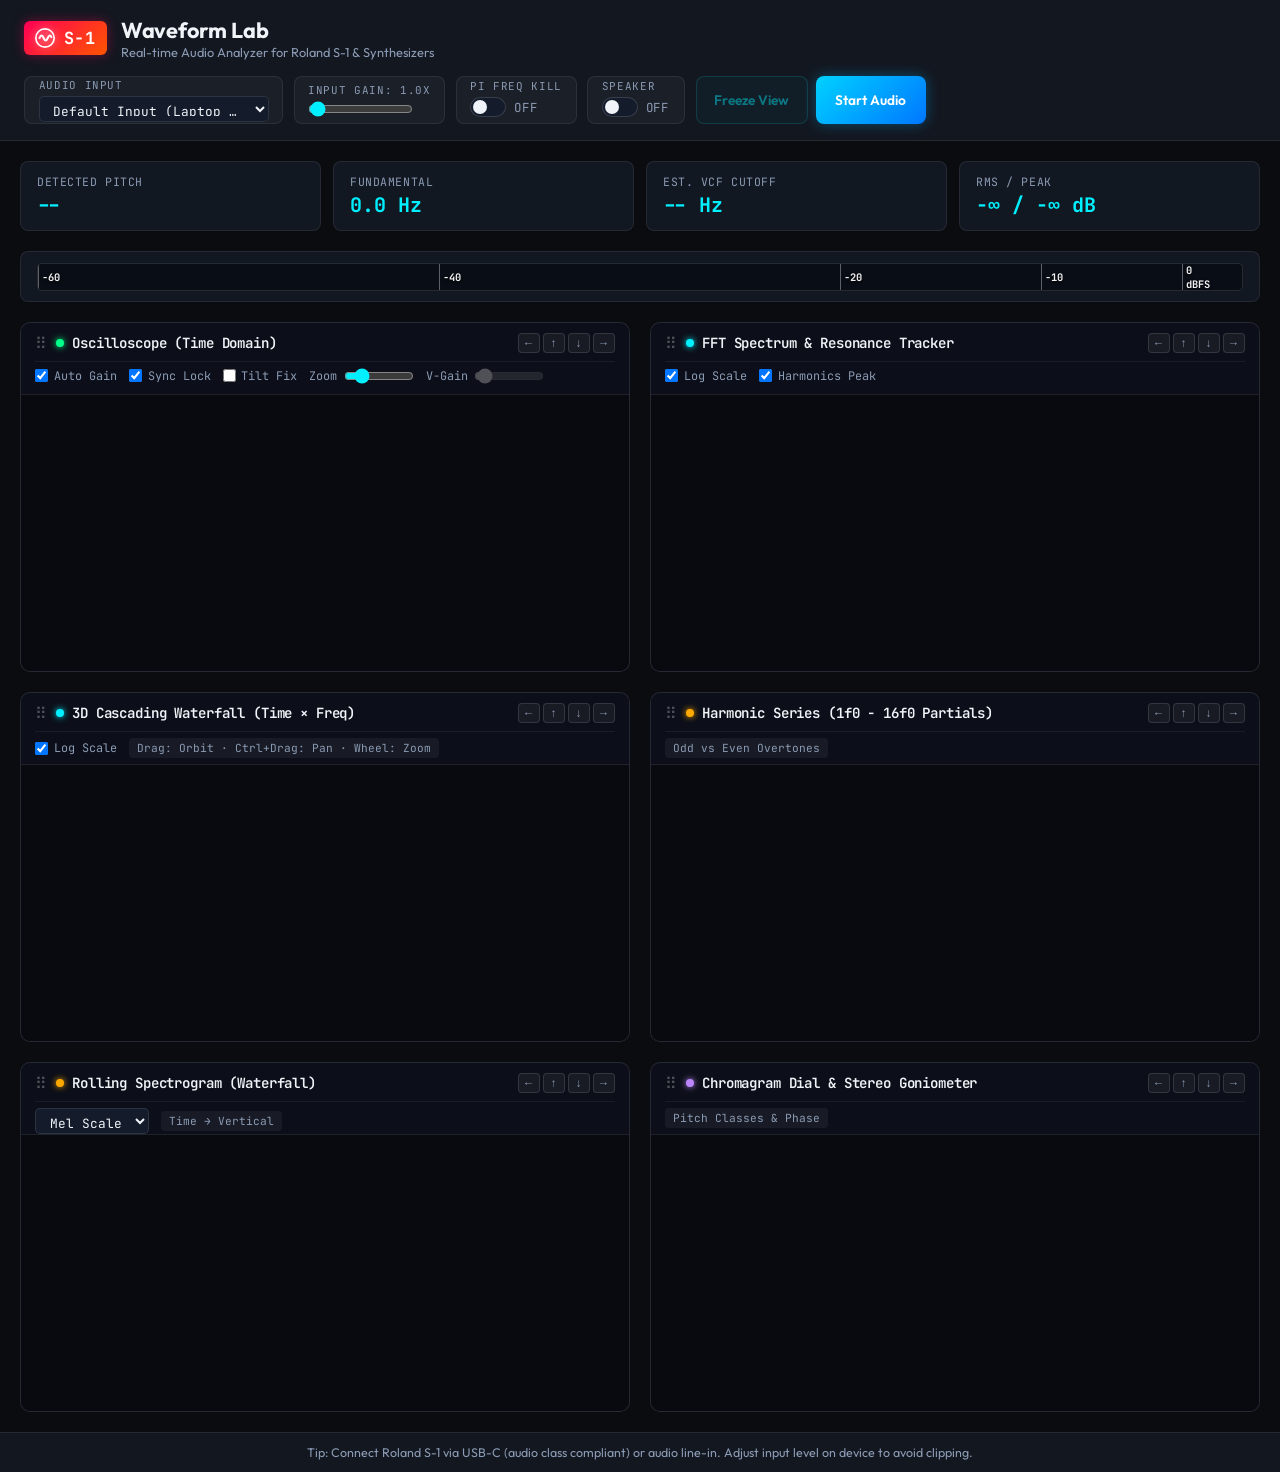
<file: visualization/index.html>
<!DOCTYPE html>
<html lang="en">
<head>
  <meta charset="UTF-8">
  <meta name="viewport" content="width=device-width, initial-scale=1.0">
  <title>Roland S-1 Wave Visualizer</title>
  <link rel="icon" type="image/svg+xml" href="favicon.svg">
  <link rel="stylesheet" href="styles.css?v=7">
  <link rel="preconnect" href="https://fonts.googleapis.com">
  <link rel="preconnect" href="https://fonts.gstatic.com" crossorigin>
  <link href="https://fonts.googleapis.com/css2?family=JetBrains+Mono:wght@300;400;600;700&family=Outfit:wght@400;600;700&display=swap" rel="stylesheet">
  <style>
    .panel-header {
      display: flex !important;
      flex-direction: column !important;
      align-items: stretch !important;
      padding: 0.65rem 0.9rem !important;
      gap: 0.45rem !important;
    }
    .panel-title {
      display: flex !important;
      align-items: center !important;
      width: 100% !important;
    }
    .panel-actions {
      display: flex !important;
      align-items: center !important;
      flex-wrap: wrap !important;
      width: 100% !important;
      padding-top: 0.4rem !important;
      border-top: 1px solid rgba(255, 255, 255, 0.06) !important;
    }
  </style>
</head>
<body>
  <header class="app-header">
    <div class="header-left">
      <div class="logo-mark">
        <svg class="sine-icon" viewBox="0 0 24 24" width="22" height="22" fill="none" stroke="currentColor" stroke-width="2.2" stroke-linecap="round" stroke-linejoin="round">
          <circle cx="12" cy="12" r="10" stroke-width="1.8" />
          <path d="M6 12c1.5-3.5 3-3.5 4.5 0s3 3.5 4.5 0 3-3.5 4-1" />
        </svg>
        <span>S-1</span>
      </div>
      <div>
        <h1>Waveform Lab</h1>
        <p class="subtitle">Real-time Audio Analyzer for Roland S-1 & Synthesizers</p>
      </div>
    </div>
    <div class="header-controls">
      <div class="control-card">
        <label for="deviceSelect">Audio Input</label>
        <select id="deviceSelect">
          <option value="">Default Input / Microphone</option>
        </select>
      </div>

      <div class="control-card">
        <label for="inputGain">Input Gain: <span id="gainVal">1.0x</span></label>
        <input type="range" id="inputGain" min="0.5" max="30" step="0.5" value="1.0">
      </div>

      <div class="control-card">
        <label for="filterWhineToggle">Pi Freq Kill</label>
        <div class="monitor-inner">
          <label class="switch" title="Silence Raspberry Pi audio jack / USB electrical whine across audio and all graphs">
            <input type="checkbox" id="filterWhineToggle" role="switch">
            <span class="switch-track"><span class="switch-thumb"></span></span>
            <span id="filterWhineState" class="switch-text">Off</span>
          </label>
        </div>
      </div>

      <div class="control-card">
        <label for="monitorToggle">Speaker</label>
        <div class="monitor-inner">
          <label class="switch" title="Play input through laptop speakers (volume = system volume)">
            <input type="checkbox" id="monitorToggle" role="switch">
            <span class="switch-track"><span class="switch-thumb"></span></span>
            <span id="monitorState" class="switch-text">Off</span>
          </label>
        </div>
      </div>

      <div class="button-card-group">
        <button id="freezeBtn" class="btn secondary" disabled>Freeze View</button>
        <button id="toggleAudioBtn" class="btn primary">Start Audio</button>
      </div>
    </div>
  </header>

  <main class="dashboard-grid">
    <!-- Readouts bar (4 metric cards) -->
    <section class="readouts-strip">
      <div class="metric-card">
        <span class="metric-label">Detected Pitch</span>
        <span id="pitchReadout" class="metric-val">--</span>
      </div>
      <div class="metric-card">
        <span class="metric-label">Fundamental</span>
        <span id="freqReadout" class="metric-val">0.0 Hz</span>
      </div>
      <div class="metric-card">
        <span class="metric-label">Est. VCF Cutoff</span>
        <span id="vcfReadout" class="metric-val">-- Hz</span>
      </div>
      <div class="metric-card">
        <span class="metric-label">RMS / Peak</span>
        <span id="rmsReadout" class="metric-val">-&infin; / -&infin; dB</span>
      </div>
    </section>

    <!-- Dedicated Full-Width dB Broadcast Level Bar -->
    <section class="level-meter-row">
      <div class="level-meter-full">
        <div class="meter-bar-container">
          <div id="meterLevel" class="meter-bar-fill"></div>
          <div class="meter-ticks">
            <span class="tick" style="left: 0%;"><em>-60</em></span>
            <span class="tick" style="left: 33.3%;"><em>-40</em></span>
            <span class="tick" style="left: 66.6%;"><em>-20</em></span>
            <span class="tick" style="left: 83.3%;"><em>-10</em></span>
            <span class="tick" style="left: 95%;"><em>0 dBFS</em></span>
          </div>
          <span id="clipIndicator" class="clip-indicator" title="Input is clipping: lower Input Gain or S-1 volume">CLIP</span>
        </div>
      </div>
    </section>

    <!-- Graph Grid (Draggable & Reorderable) -->
    <div class="charts-layout" id="chartsLayout">
      <!-- 1. Oscilloscope -->
      <article class="chart-panel" data-panel-id="oscilloscope" draggable="true">
        <div class="panel-header">
          <div class="panel-title">
            <span class="drag-grip" title="Drag to reorder panel">⠿</span>
            <span class="dot green"></span>
            <h2>Oscilloscope (Time Domain)</h2>
          </div>
          <div class="panel-actions">
            <label class="toggle-control">
              <input type="checkbox" id="autoScaleOsc" checked>
              <span>Auto Gain</span>
            </label>
            <label class="toggle-control">
              <input type="checkbox" id="triggerSync" checked>
              <span>Sync Lock</span>
            </label>
            <label class="toggle-control" title="Compensate for mobile / AC-coupling high-pass droop on square waves">
              <input type="checkbox" id="tiltFix">
              <span>Tilt Fix</span>
            </label>
            <div class="timebase-control">
              <span>Zoom</span>
              <input type="range" id="oscZoom" min="1" max="16" value="4" step="1" title="Timebase (Zoom)">
            </div>
            <div class="timebase-control">
              <span>V-Gain</span>
              <input type="range" id="vGain" min="1" max="100" value="7" step="1" title="Vertical Scale">
            </div>
          </div>
        </div>
        <div class="canvas-wrapper">
          <canvas id="oscCanvas"></canvas>
        </div>
      </article>

      <!-- 2. FFT Spectrum Analyzer -->
      <article class="chart-panel" data-panel-id="fft" draggable="true">
        <div class="panel-header">
          <div class="panel-title">
            <span class="drag-grip" title="Drag to reorder panel">⠿</span>
            <span class="dot cyan"></span>
            <h2>FFT Spectrum & Resonance Tracker</h2>
          </div>
          <div class="panel-actions">
            <label class="toggle-control">
              <input type="checkbox" id="logScale" checked>
              <span>Log Scale</span>
            </label>
            <label class="toggle-control">
              <input type="checkbox" id="showHarmonics" checked>
              <span>Harmonics Peak</span>
            </label>
          </div>
        </div>
        <div class="canvas-wrapper">
          <canvas id="fftCanvas"></canvas>
        </div>
      </article>

      <!-- 3. 3D Waterfall Spectrum -->
      <article class="chart-panel" data-panel-id="waterfall" draggable="true">
        <div class="panel-header">
          <div class="panel-title">
            <span class="drag-grip" title="Drag to reorder panel">⠿</span>
            <span class="dot cyan"></span>
            <h2>3D Cascading Waterfall (Time &times; Freq)</h2>
          </div>
          <div class="panel-actions">
            <label class="toggle-control">
              <input type="checkbox" id="waterfallLog" checked>
              <span>Log Scale</span>
            </label>
            <span class="meta-tag hint-tag">Drag: Orbit &middot; Ctrl+Drag: Pan &middot; Wheel: Zoom</span>
          </div>
        </div>
        <div class="canvas-wrapper">
          <canvas id="waterfallCanvas"></canvas>
        </div>
      </article>

      <!-- 4. Harmonic Partials Series -->
      <article class="chart-panel" data-panel-id="harmonics" draggable="true">
        <div class="panel-header">
          <div class="panel-title">
            <span class="drag-grip" title="Drag to reorder panel">⠿</span>
            <span class="dot amber"></span>
            <h2>Harmonic Series (1f0 - 16f0 Partials)</h2>
          </div>
          <div class="panel-actions">
            <span class="meta-tag">Odd vs Even Overtones</span>
          </div>
        </div>
        <div class="canvas-wrapper">
          <canvas id="harmonicsCanvas"></canvas>
        </div>
      </article>

      <!-- 5. Spectrogram Waterfall Heatmap -->
      <article class="chart-panel" data-panel-id="spectrogram" draggable="true">
        <div class="panel-header">
          <div class="panel-title">
            <span class="drag-grip" title="Drag to reorder panel">⠿</span>
            <span class="dot amber"></span>
            <h2>Rolling Spectrogram (Waterfall)</h2>
          </div>
          <div class="panel-actions">
            <select id="specScale" class="mini-select" title="Frequency Scale">
              <option value="mel" selected>Mel Scale</option>
              <option value="log">Log Scale</option>
              <option value="linear">Linear</option>
            </select>
            <span class="meta-tag">Time &rarr; Vertical</span>
          </div>
        </div>
        <div class="canvas-wrapper">
          <canvas id="spectrogramCanvas"></canvas>
        </div>
      </article>

      <!-- 6. Chromagram Note Dial & Phase Scope -->
      <article class="chart-panel" data-panel-id="chromagram" draggable="true">
        <div class="panel-header">
          <div class="panel-title">
            <span class="drag-grip" title="Drag to reorder panel">⠿</span>
            <span class="dot violet"></span>
            <h2>Chromagram Dial & Stereo Goniometer</h2>
          </div>
          <div class="panel-actions">
            <span class="meta-tag">Pitch Classes & Phase</span>
          </div>
        </div>
        <div class="canvas-wrapper split-canvas-wrapper">
          <canvas id="chromaCanvas"></canvas>
          <canvas id="phaseCanvas"></canvas>
        </div>
      </article>
    </div>
  </main>

  <footer class="app-footer">
    <p>Tip: Connect Roland S-1 via USB-C (audio class compliant) or audio line-in. Adjust input level on device to avoid clipping.</p>
  </footer>

  <script src="app.js?v=26"></script>
</body>
</html>
</file>
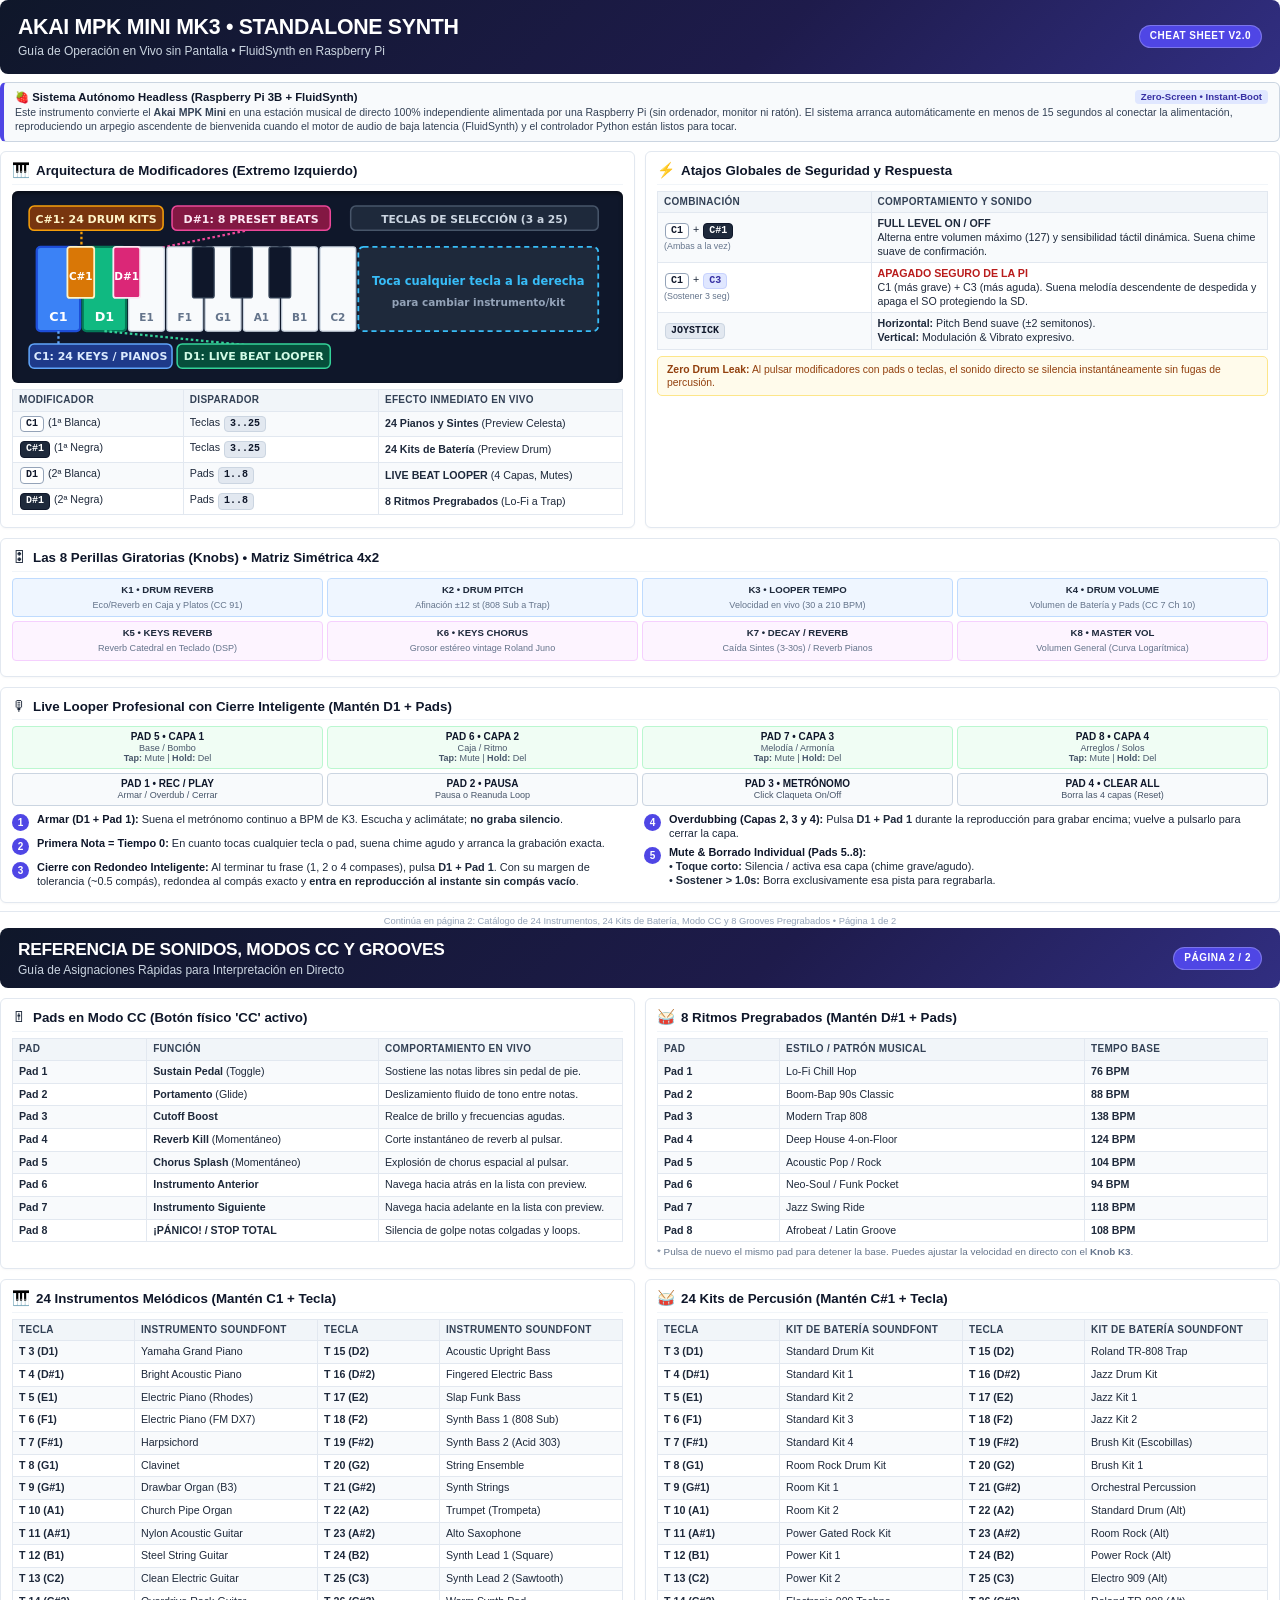
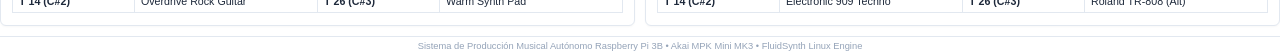
<file: docs/manual_akai_mpk.html>
<!DOCTYPE html>
<html lang="es">
<head>
<meta charset="UTF-8">
<title>Guía Rápida Akai MPK Mini MK3 - FluidSynth Standalone</title>
<style>
  @page {
    size: A4 portrait;
    margin: 8mm 12mm 8mm 12mm;
  }
  * {
    box-sizing: border-box;
    -webkit-print-color-adjust: exact;
    print-color-adjust: exact;
  }
  body {
    font-family: 'Segoe UI', -apple-system, BlinkMacSystemFont, Roboto, Helvetica, Arial, sans-serif;
    color: #1e293b;
    background: #ffffff;
    margin: 0;
    padding: 0;
    font-size: 8.4pt;
    line-height: 1.28;
  }
  
  /* Header banner */
  .header-card {
    background: linear-gradient(135deg, #0f172a 0%, #1e1b4b 60%, #312e81 100%);
    color: white;
    padding: 14px 18px;
    border-radius: 8px;
    margin-bottom: 12px;
    display: flex;
    justify-content: space-between;
    align-items: center;
  }
  .header-card h1 {
    margin: 0;
    font-size: 16pt;
    font-weight: 800;
    letter-spacing: -0.3px;
    color: #ffffff;
  }
  .header-card .subtitle {
    margin: 3px 0 0 0;
    font-size: 9pt;
    color: #cbd5e1;
    font-weight: 400;
  }
  .badge {
    background: #4f46e5;
    color: #ffffff;
    font-size: 7.5pt;
    font-weight: 700;
    padding: 4px 10px;
    border-radius: 20px;
    text-transform: uppercase;
    letter-spacing: 0.5px;
    border: 1px solid rgba(255,255,255,0.25);
  }

  /* Grid layout */
  .grid-2 {
    display: grid;
    grid-template-columns: 1fr 1fr;
    gap: 10px;
    margin-bottom: 10px;
  }
  
  .card {
    background: #ffffff;
    border: 1px solid #e2e8f0;
    border-radius: 6px;
    padding: 9px 11px;
    page-break-inside: avoid;
    box-shadow: 0 1px 2px rgba(0,0,0,0.03);
  }
  .card-header {
    display: flex;
    align-items: center;
    gap: 6px;
    margin-bottom: 6px;
    padding-bottom: 4px;
    border-bottom: 1.5px solid #f1f5f9;
  }
  .card-header h2 {
    margin: 0;
    font-size: 10pt;
    font-weight: 700;
    color: #0f172a;
  }
  .card-header .icon {
    font-size: 11pt;
  }

  /* Diagrams & Keyboards */
  .diagram-box {
    background: #0f172a;
    color: #f8fafc;
    border-radius: 6px;
    padding: 8px 10px;
    font-family: 'Consolas', 'Courier New', monospace;
    font-size: 7.6pt;
    line-height: 1.25;
    margin-bottom: 6px;
    white-space: pre;
    overflow: hidden;
  }

  /* Tables */
  table {
    width: 100%;
    border-collapse: collapse;
    font-size: 8pt;
    margin: 3px 0;
  }
  th {
    background: #f1f5f9;
    color: #334155;
    font-weight: 700;
    text-align: left;
    padding: 4px 6px;
    border: 1px solid #e2e8f0;
    font-size: 7.5pt;
    text-transform: uppercase;
    letter-spacing: 0.3px;
  }
  td {
    padding: 4px 6px;
    border: 1px solid #e2e8f0;
    vertical-align: middle;
  }
  tr:nth-child(even) td {
    background: #f8fafc;
  }

  /* Key badge tags */
  .key-tag {
    display: inline-block;
    background: #e2e8f0;
    color: #0f172a;
    font-family: 'Consolas', monospace;
    font-weight: 700;
    font-size: 7.5pt;
    padding: 1px 5px;
    border-radius: 4px;
    border: 1px solid #cbd5e1;
    margin: 0 1px;
  }
  .key-tag.white {
    background: #ffffff;
    border-color: #94a3b8;
  }
  .key-tag.black {
    background: #1e293b;
    color: #ffffff;
    border-color: #0f172a;
  }
  .key-tag.accent {
    background: #e0e7ff;
    color: #3730a3;
    border-color: #c7d2fe;
  }
  .key-tag.red {
    background: #fee2e2;
    color: #991b1b;
    border-color: #fecaca;
  }

  /* Step by step workflow */
  .workflow-step {
    display: flex;
    gap: 8px;
    margin-bottom: 5px;
    align-items: flex-start;
  }
  .step-num {
    background: #4f46e5;
    color: white;
    font-weight: 800;
    font-size: 7.5pt;
    min-width: 17px;
    height: 17px;
    line-height: 17px;
    text-align: center;
    border-radius: 50%;
    margin-top: 2px;
    flex-shrink: 0;
  }
  .step-content {
    flex: 1;
    font-size: 8.2pt;
  }
  .step-title {
    font-weight: 700;
    color: #0f172a;
  }

  /* Matrix visual representations */
  .matrix-grid {
    display: grid;
    grid-template-columns: repeat(4, 1fr);
    gap: 4px;
    margin: 6px 0;
  }
  .matrix-cell {
    border: 1px solid #cbd5e1;
    border-radius: 4px;
    padding: 5px 4px;
    text-align: center;
    background: #f8fafc;
  }
  .matrix-cell.top {
    background: #eff6ff;
    border-color: #bfdbfe;
  }
  .matrix-cell.bottom {
    background: #fdf4ff;
    border-color: #f5d0fe;
  }
  .matrix-cell .cell-title {
    font-weight: 800;
    font-size: 7.2pt;
    color: #1e293b;
    display: block;
    margin-bottom: 1px;
  }
  .matrix-cell .cell-sub {
    font-size: 6.8pt;
    color: #64748b;
    line-height: 1.15;
  }

  .pad-grid {
    display: grid;
    grid-template-columns: repeat(4, 1fr);
    gap: 4px;
    margin: 5px 0;
  }
  .pad-cell {
    border: 1px solid #cbd5e1;
    border-radius: 4px;
    padding: 4px 3px;
    text-align: center;
    background: #ffffff;
  }
  .pad-cell.layer {
    background: #f0fdf4;
    border-color: #bbf7d0;
  }
  .pad-cell.cmd {
    background: #f8fafc;
    border-color: #cbd5e1;
  }
  .pad-cell .pad-label {
    font-weight: 800;
    font-size: 7.5pt;
    color: #0f172a;
  }
  .pad-cell .pad-desc {
    font-size: 6.8pt;
    color: #475569;
    line-height: 1.1;
  }

  .alert-box {
    background: #fffbeb;
    border: 1px solid #fde68a;
    border-radius: 5px;
    padding: 6px 9px;
    font-size: 7.8pt;
    color: #92400e;
    margin-top: 5px;
  }

  .page-break {
    page-break-after: always;
  }

  .footer-note {
    font-size: 7pt;
    color: #94a3b8;
    text-align: center;
    margin-top: 8px;
    border-top: 1px solid #e2e8f0;
    padding-top: 4px;
  }
</style>
</head>
<body>

<!-- PÁGINA 1 -->
<div class="header-card" style="margin-bottom: 8px;">
  <div>
    <h1>AKAI MPK MINI MK3 &bull; STANDALONE SYNTH</h1>
    <div class="subtitle">Guía de Operación en Vivo sin Pantalla &bull; FluidSynth en Raspberry Pi</div>
  </div>
  <div class="badge">Cheat Sheet v2.0</div>
</div>

<!-- INTRODUCCIÓN AL SISTEMA RASPBERRY PI STANDALONE -->
<div style="background: #f8fafc; border: 1.5px solid #cbd5e1; border-left: 4px solid #4f46e5; border-radius: 6px; padding: 7px 11px; margin-bottom: 9px; font-size: 7.9pt; color: #334155; line-height: 1.3;">
  <div style="display: flex; justify-content: space-between; align-items: center; margin-bottom: 2px;">
    <strong style="color: #0f172a; font-size: 8.5pt;">🍓 Sistema Autónomo Headless (Raspberry Pi 3B + FluidSynth)</strong>
    <span style="font-size: 7.2pt; background: #e0e7ff; color: #3730a3; padding: 1px 6px; border-radius: 4px; font-weight: 700;">Zero-Screen &bull; Instant-Boot</span>
  </div>
  Este instrumento convierte el <strong>Akai MPK Mini</strong> en una estación musical de directo 100% independiente alimentada por una Raspberry Pi (sin ordenador, monitor ni ratón). El sistema arranca automáticamente en menos de 15 segundos al conectar la alimentación, reproduciendo un arpegio ascendente de bienvenida cuando el motor de audio de baja latencia (FluidSynth) y el controlador Python están listos para tocar.
</div>

<!-- FILA 1: MODIFICADORES 2x2 & FULL LEVEL -->
<div class="grid-2">
  <div class="card">
    <div class="card-header">
      <span class="icon">🎹</span>
      <h2>Arquitectura de Modificadores (Extremo Izquierdo)</h2>
    </div>
    <div style="background: #0f172a; border-radius: 6px; padding: 10px 12px; margin-bottom: 6px; box-shadow: inset 0 2px 4px rgba(0,0,0,0.5);">
      <svg viewBox="0 0 460 135" style="width: 100%; height: auto; display: block; font-family: 'Segoe UI', system-ui, sans-serif;">
        <!-- Top Callout Badges (Black Keys) -->
        <!-- Callout C#1 (Drums) -->
        <path d="M 45 42 L 45 23" stroke="#f59e0b" stroke-width="1.8" stroke-dasharray="2,2"/>
        <rect x="4" y="4" width="105" height="19" rx="4" fill="#78350f" stroke="#f59e0b" stroke-width="1.2"/>
        <text x="56.5" y="17" fill="#fef3c7" font-size="8.6" font-weight="800" text-anchor="middle">C#1: 24 DRUM KITS</text>

        <!-- Callout D#1 (Presets) -->
        <path d="M 81 42 L 175 23" stroke="#ec4899" stroke-width="1.8" stroke-dasharray="2,2"/>
        <rect x="116" y="4" width="124" height="19" rx="4" fill="#831843" stroke="#ec4899" stroke-width="1.2"/>
        <text x="178" y="17" fill="#fce7f3" font-size="8.6" font-weight="800" text-anchor="middle">D#1: 8 PRESET BEATS</text>

        <!-- Selection zone label on top right -->
        <rect x="256" y="4" width="194" height="19" rx="4" fill="#1e293b" stroke="#475569" stroke-width="1.2"/>
        <text x="353" y="17" fill="#cbd5e1" font-size="8.4" font-weight="700" text-anchor="middle">TECLAS DE SELECCIÓN (3 a 25)</text>

        <!-- Piano Keyboard Base -->
        <g transform="translate(10, 36)">
          <!-- White Keys -->
          <!-- C1 (Modifier 1: KEYS) -->
          <rect x="0" y="0" width="34" height="66" rx="3" fill="#3b82f6" stroke="#1d4ed8" stroke-width="1.8"/>
          <text x="17" y="58" fill="#ffffff" font-size="10" font-weight="900" text-anchor="middle">C1</text>

          <!-- D1 (Modifier 2: LOOPER) -->
          <rect x="36" y="0" width="34" height="66" rx="3" fill="#10b981" stroke="#047857" stroke-width="1.8"/>
          <text x="53" y="58" fill="#ffffff" font-size="10" font-weight="900" text-anchor="middle">D1</text>

          <!-- Regular White keys (E1..B1, C2) -->
          <rect x="72" y="0" width="28" height="66" rx="2" fill="#f8fafc" stroke="#cbd5e1" stroke-width="1"/>
          <text x="86" y="58" fill="#64748b" font-size="8.2" font-weight="700" text-anchor="middle">E1</text>

          <rect x="102" y="0" width="28" height="66" rx="2" fill="#f8fafc" stroke="#cbd5e1" stroke-width="1"/>
          <text x="116" y="58" fill="#64748b" font-size="8.2" font-weight="700" text-anchor="middle">F1</text>

          <rect x="132" y="0" width="28" height="66" rx="2" fill="#f8fafc" stroke="#cbd5e1" stroke-width="1"/>
          <text x="146" y="58" fill="#64748b" font-size="8.2" font-weight="700" text-anchor="middle">G1</text>

          <rect x="162" y="0" width="28" height="66" rx="2" fill="#f8fafc" stroke="#cbd5e1" stroke-width="1"/>
          <text x="176" y="58" fill="#64748b" font-size="8.2" font-weight="700" text-anchor="middle">A1</text>

          <rect x="192" y="0" width="28" height="66" rx="2" fill="#f8fafc" stroke="#cbd5e1" stroke-width="1"/>
          <text x="206" y="58" fill="#64748b" font-size="8.2" font-weight="700" text-anchor="middle">B1</text>

          <rect x="222" y="0" width="28" height="66" rx="2" fill="#f8fafc" stroke="#cbd5e1" stroke-width="1"/>
          <text x="236" y="58" fill="#64748b" font-size="8.2" font-weight="700" text-anchor="middle">C2</text>

          <!-- Selection strip representing the rest of keyboard -->
          <rect x="252" y="0" width="188" height="66" rx="4" fill="#1e293b" stroke="#38bdf8" stroke-width="1.4" stroke-dasharray="4,3"/>
          <text x="346" y="30" fill="#38bdf8" font-size="9" font-weight="800" text-anchor="middle">Toca cualquier tecla a la derecha</text>
          <text x="346" y="46" fill="#94a3b8" font-size="8.2" font-weight="600" text-anchor="middle">para cambiar instrumento/kit</text>

          <!-- Black Keys -->
          <!-- C#1 (Modifier: DRUMS) -->
          <rect x="24" y="0" width="21" height="40" rx="2" fill="#d97706" stroke="#fef3c7" stroke-width="1.4"/>
          <text x="34.5" y="26" fill="#ffffff" font-size="8.2" font-weight="900" text-anchor="middle">C#1</text>

          <!-- D#1 (Modifier: PRESETS) -->
          <rect x="60" y="0" width="21" height="40" rx="2" fill="#db2777" stroke="#fce7f3" stroke-width="1.4"/>
          <text x="70.5" y="26" fill="#ffffff" font-size="8.2" font-weight="900" text-anchor="middle">D#1</text>

          <!-- Standard black keys -->
          <rect x="122" y="0" width="17" height="40" rx="2" fill="#0f172a" stroke="#334155" stroke-width="1"/>
          <rect x="152" y="0" width="17" height="40" rx="2" fill="#0f172a" stroke="#334155" stroke-width="1"/>
          <rect x="182" y="0" width="17" height="40" rx="2" fill="#0f172a" stroke="#334155" stroke-width="1"/>
        </g>

        <!-- Bottom Callout Badges (White Keys) -->
        <!-- Callout C1 -->
        <path d="M 27 102 L 27 113" stroke="#60a5fa" stroke-width="1.8" stroke-dasharray="2,2"/>
        <rect x="4" y="112" width="112" height="19" rx="4" fill="#1e3a8a" stroke="#60a5fa" stroke-width="1.2"/>
        <text x="60" y="125" fill="#dbeafe" font-size="8.6" font-weight="800" text-anchor="middle">C1: 24 KEYS / PIANOS</text>

        <!-- Callout D1 -->
        <path d="M 63 102 L 175 113" stroke="#34d399" stroke-width="1.8" stroke-dasharray="2,2"/>
        <rect x="120" y="112" width="120" height="19" rx="4" fill="#064e3b" stroke="#34d399" stroke-width="1.2"/>
        <text x="180" y="125" fill="#d1fae5" font-size="8.6" font-weight="800" text-anchor="middle">D1: LIVE BEAT LOOPER</text>
      </svg>
    </div>
    <table style="margin-top: 4px;">
      <tr>
        <th style="width: 28%;">Modificador</th>
        <th style="width: 32%;">Disparador</th>
        <th>Efecto Inmediato en Vivo</th>
      </tr>
      <tr>
        <td><span class="key-tag white">C1</span> (1ª Blanca)</td>
        <td>Teclas <span class="key-tag">3..25</span></td>
        <td><strong>24 Pianos y Sintes</strong> (Preview Celesta)</td>
      </tr>
      <tr>
        <td><span class="key-tag black">C#1</span> (1ª Negra)</td>
        <td>Teclas <span class="key-tag">3..25</span></td>
        <td><strong>24 Kits de Batería</strong> (Preview Drum)</td>
      </tr>
      <tr>
        <td><span class="key-tag white">D1</span> (2ª Blanca)</td>
        <td>Pads <span class="key-tag">1..8</span></td>
        <td><strong>LIVE BEAT LOOPER</strong> (4 Capas, Mutes)</td>
      </tr>
      <tr>
        <td><span class="key-tag black">D#1</span> (2ª Negra)</td>
        <td>Pads <span class="key-tag">1..8</span></td>
        <td><strong>8 Ritmos Pregrabados</strong> (Lo-Fi a Trap)</td>
      </tr>
    </table>
  </div>

  <div class="card">
    <div class="card-header">
      <span class="icon">⚡</span>
      <h2>Atajos Globales de Seguridad y Respuesta</h2>
    </div>
    <table style="margin-bottom: 6px;">
      <tr>
        <th style="width: 35%;">Combinación</th>
        <th>Comportamiento y Sonido</th>
      </tr>
      <tr>
        <td><span class="key-tag white">C1</span> + <span class="key-tag black">C#1</span><br><small style="color:#64748b;">(Ambas a la vez)</small></td>
        <td>
          <strong>FULL LEVEL ON / OFF</strong><br>
          Alterna entre volumen máximo (127) y sensibilidad táctil dinámica. Suena chime suave de confirmación.
        </td>
      </tr>
      <tr>
        <td><span class="key-tag white">C1</span> + <span class="key-tag accent">C3</span><br><small style="color:#64748b;">(Sostener 3 seg)</small></td>
        <td>
          <strong style="color:#b91c1c;">APAGADO SEGURO DE LA PI</strong><br>
          C1 (más grave) + C3 (más aguda). Suena melodía descendente de despedida y apaga el SO protegiendo la SD.
        </td>
      </tr>
      <tr>
        <td><span class="key-tag">JOYSTICK</span></td>
        <td>
          <strong>Horizontal:</strong> Pitch Bend suave (&plusmn;2 semitonos).<br>
          <strong>Vertical:</strong> Modulación & Vibrato expresivo.
        </td>
      </tr>
    </table>
    <div class="alert-box">
      <strong>Zero Drum Leak:</strong> Al pulsar modificadores con pads o teclas, el sonido directo se silencia instantáneamente sin fugas de percusión.
    </div>
  </div>
</div>

<!-- FILA 2: LAS 8 PERILLAS (KNOBS) -->
<div class="card" style="margin-bottom: 10px;">
  <div class="card-header">
    <span class="icon">🎛</span>
    <h2>Las 8 Perillas Giratorias (Knobs) &bull; Matriz Simétrica 4x2</h2>
  </div>
  <div class="matrix-grid">
    <div class="matrix-cell top">
      <span class="cell-title">K1 &bull; DRUM REVERB</span>
      <span class="cell-sub">Eco/Reverb en Caja y Platos (CC 91)</span>
    </div>
    <div class="matrix-cell top">
      <span class="cell-title">K2 &bull; DRUM PITCH</span>
      <span class="cell-sub">Afinación &plusmn;12 st (808 Sub a Trap)</span>
    </div>
    <div class="matrix-cell top">
      <span class="cell-title">K3 &bull; LOOPER TEMPO</span>
      <span class="cell-sub">Velocidad en vivo (30 a 210 BPM)</span>
    </div>
    <div class="matrix-cell top">
      <span class="cell-title">K4 &bull; DRUM VOLUME</span>
      <span class="cell-sub">Volumen de Batería y Pads (CC 7 Ch 10)</span>
    </div>
    <div class="matrix-cell bottom">
      <span class="cell-title">K5 &bull; KEYS REVERB</span>
      <span class="cell-sub">Reverb Catedral en Teclado (DSP)</span>
    </div>
    <div class="matrix-cell bottom">
      <span class="cell-title">K6 &bull; KEYS CHORUS</span>
      <span class="cell-sub">Grosor estéreo vintage Roland Juno</span>
    </div>
    <div class="matrix-cell bottom">
      <span class="cell-title">K7 &bull; DECAY / REVERB</span>
      <span class="cell-sub">Caída Sintes (3-30s) / Reverb Pianos</span>
    </div>
    <div class="matrix-cell bottom">
      <span class="cell-title">K8 &bull; MASTER VOL</span>
      <span class="cell-sub">Volumen General (Curva Logarítmica)</span>
    </div>
  </div>
</div>

<!-- FILA 3: LIVE LOOPER HYBRID WORKFLOW -->
<div class="card">
  <div class="card-header">
    <span class="icon">🎙</span>
    <h2>Live Looper Profesional con Cierre Inteligente (Mantén D1 + Pads)</h2>
  </div>

  <div class="pad-grid">
    <div class="pad-cell layer">
      <div class="pad-label">PAD 5 &bull; CAPA 1</div>
      <div class="pad-desc">Base / Bombo<br><strong>Tap:</strong> Mute | <strong>Hold:</strong> Del</div>
    </div>
    <div class="pad-cell layer">
      <div class="pad-label">PAD 6 &bull; CAPA 2</div>
      <div class="pad-desc">Caja / Ritmo<br><strong>Tap:</strong> Mute | <strong>Hold:</strong> Del</div>
    </div>
    <div class="pad-cell layer">
      <div class="pad-label">PAD 7 &bull; CAPA 3</div>
      <div class="pad-desc">Melodía / Armonía<br><strong>Tap:</strong> Mute | <strong>Hold:</strong> Del</div>
    </div>
    <div class="pad-cell layer">
      <div class="pad-label">PAD 8 &bull; CAPA 4</div>
      <div class="pad-desc">Arreglos / Solos<br><strong>Tap:</strong> Mute | <strong>Hold:</strong> Del</div>
    </div>
    <div class="pad-cell cmd">
      <div class="pad-label">PAD 1 &bull; REC / PLAY</div>
      <div class="pad-desc">Armar / Overdub / Cerrar</div>
    </div>
    <div class="pad-cell cmd">
      <div class="pad-label">PAD 2 &bull; PAUSA</div>
      <div class="pad-desc">Pausa o Reanuda Loop</div>
    </div>
    <div class="pad-cell cmd">
      <div class="pad-label">PAD 3 &bull; METRÓNOMO</div>
      <div class="pad-desc">Click Claqueta On/Off</div>
    </div>
    <div class="pad-cell cmd">
      <div class="pad-label">PAD 4 &bull; CLEAR ALL</div>
      <div class="pad-desc">Borra las 4 capas (Reset)</div>
    </div>
  </div>

  <div style="display: grid; grid-template-columns: 1fr 1fr; gap: 8px; margin-top: 6px;">
    <div>
      <div class="workflow-step">
        <div class="step-num">1</div>
        <div class="step-content">
          <span class="step-title">Armar (D1 + Pad 1):</span> Suena el metrónomo continuo a BPM de K3. Escucha y aclimátate; <strong>no graba silencio</strong>.
        </div>
      </div>
      <div class="workflow-step">
        <div class="step-num">2</div>
        <div class="step-content">
          <span class="step-title">Primera Nota = Tiempo 0:</span> En cuanto tocas cualquier tecla o pad, suena chime agudo y arranca la grabación exacta.
        </div>
      </div>
      <div class="workflow-step">
        <div class="step-num">3</div>
        <div class="step-content">
          <span class="step-title">Cierre con Redondeo Inteligente:</span> Al terminar tu frase (1, 2 o 4 compases), pulsa <strong>D1 + Pad 1</strong>. Con su margen de tolerancia (~0.5 compás), redondea al compás exacto y <strong>entra en reproducción al instante sin compás vacío</strong>.
        </div>
      </div>
    </div>
    <div>
      <div class="workflow-step">
        <div class="step-num">4</div>
        <div class="step-content">
          <span class="step-title">Overdubbing (Capas 2, 3 y 4):</span> Pulsa <strong>D1 + Pad 1</strong> durante la reproducción para grabar encima; vuelve a pulsarlo para cerrar la capa.
        </div>
      </div>
      <div class="workflow-step">
        <div class="step-num">5</div>
        <div class="step-content">
          <span class="step-title">Mute & Borrado Individual (Pads 5..8):</span>
          <br>&bull; <strong>Toque corto:</strong> Silencia / activa esa capa (chime grave/agudo).
          <br>&bull; <strong>Sostener > 1.0s:</strong> Borra exclusivamente esa pista para regrabarla.
        </div>
      </div>
    </div>
  </div>
</div>

<div class="footer-note">Continúa en página 2: Catálogo de 24 Instrumentos, 24 Kits de Batería, Modo CC y 8 Grooves Pregrabados &bull; Página 1 de 2</div>

<div class="page-break"></div>

<!-- PÁGINA 2 -->
<div class="header-card" style="margin-bottom: 10px; padding: 10px 18px;">
  <div>
    <h1 style="font-size: 13pt;">REFERENCIA DE SONIDOS, MODOS CC Y GROOVES</h1>
    <div class="subtitle">Guía de Asignaciones Rápidas para Interpretación en Directo</div>
  </div>
  <div class="badge">Página 2 / 2</div>
</div>

<!-- FILA 1 PÁGINA 2: PADS MODO CC Y 8 PRESETS -->
<div class="grid-2">
  <div class="card">
    <div class="card-header">
      <span class="icon">🎚</span>
      <h2>Pads en Modo CC (Botón físico 'CC' activo)</h2>
    </div>
    <table>
      <tr>
        <th style="width: 22%;">Pad</th>
        <th style="width: 38%;">Función</th>
        <th>Comportamiento en Vivo</th>
      </tr>
      <tr>
        <td><strong>Pad 1</strong></td>
        <td><strong>Sustain Pedal</strong> (Toggle)</td>
        <td>Sostiene las notas libres sin pedal de pie.</td>
      </tr>
      <tr>
        <td><strong>Pad 2</strong></td>
        <td><strong>Portamento</strong> (Glide)</td>
        <td>Deslizamiento fluido de tono entre notas.</td>
      </tr>
      <tr>
        <td><strong>Pad 3</strong></td>
        <td><strong>Cutoff Boost</strong></td>
        <td>Realce de brillo y frecuencias agudas.</td>
      </tr>
      <tr>
        <td><strong>Pad 4</strong></td>
        <td><strong>Reverb Kill</strong> (Momentáneo)</td>
        <td>Corte instantáneo de reverb al pulsar.</td>
      </tr>
      <tr>
        <td><strong>Pad 5</strong></td>
        <td><strong>Chorus Splash</strong> (Momentáneo)</td>
        <td>Explosión de chorus espacial al pulsar.</td>
      </tr>
      <tr>
        <td><strong>Pad 6</strong></td>
        <td><strong>Instrumento Anterior</strong></td>
        <td>Navega hacia atrás en la lista con preview.</td>
      </tr>
      <tr>
        <td><strong>Pad 7</strong></td>
        <td><strong>Instrumento Siguiente</strong></td>
        <td>Navega hacia adelante en la lista con preview.</td>
      </tr>
      <tr>
        <td><strong>Pad 8</strong></td>
        <td><strong>¡PÁNICO! / STOP TOTAL</strong></td>
        <td>Silencia de golpe notas colgadas y loops.</td>
      </tr>
    </table>
  </div>

  <div class="card">
    <div class="card-header">
      <span class="icon">🥁</span>
      <h2>8 Ritmos Pregrabados (Mantén D#1 + Pads)</h2>
    </div>
    <table>
      <tr>
        <th style="width: 20%;">Pad</th>
        <th style="width: 50%;">Estilo / Patrón Musical</th>
        <th style="width: 30%;">Tempo Base</th>
      </tr>
      <tr>
        <td><strong>Pad 1</strong></td>
        <td>Lo-Fi Chill Hop</td>
        <td><strong>76 BPM</strong></td>
      </tr>
      <tr>
        <td><strong>Pad 2</strong></td>
        <td>Boom-Bap 90s Classic</td>
        <td><strong>88 BPM</strong></td>
      </tr>
      <tr>
        <td><strong>Pad 3</strong></td>
        <td>Modern Trap 808</td>
        <td><strong>138 BPM</strong></td>
      </tr>
      <tr>
        <td><strong>Pad 4</strong></td>
        <td>Deep House 4-on-Floor</td>
        <td><strong>124 BPM</strong></td>
      </tr>
      <tr>
        <td><strong>Pad 5</strong></td>
        <td>Acoustic Pop / Rock</td>
        <td><strong>104 BPM</strong></td>
      </tr>
      <tr>
        <td><strong>Pad 6</strong></td>
        <td>Neo-Soul / Funk Pocket</td>
        <td><strong>94 BPM</strong></td>
      </tr>
      <tr>
        <td><strong>Pad 7</strong></td>
        <td>Jazz Swing Ride</td>
        <td><strong>118 BPM</strong></td>
      </tr>
      <tr>
        <td><strong>Pad 8</strong></td>
        <td>Afrobeat / Latin Groove</td>
        <td><strong>108 BPM</strong></td>
      </tr>
    </table>
    <div style="font-size: 7.4pt; color: #64748b; margin-top: 4px;">
      * Pulsa de nuevo el mismo pad para detener la base. Puedes ajustar la velocidad en directo con el <strong>Knob K3</strong>.
    </div>
  </div>
</div>

<!-- FILA 2 PÁGINA 2: CATÁLOGOS COMPLETOS 24 MELÓDICOS Y 24 BATERÍAS -->
<div class="grid-2">
  <div class="card">
    <div class="card-header">
      <span class="icon">🎹</span>
      <h2>24 Instrumentos Melódicos (Mantén C1 + Tecla)</h2>
    </div>
    <table>
      <tr>
        <th style="width: 20%;">Tecla</th>
        <th>Instrumento SoundFont</th>
        <th style="width: 20%;">Tecla</th>
        <th>Instrumento SoundFont</th>
      </tr>
      <tr>
        <td><strong>T 3 (D1)</strong></td>
        <td>Yamaha Grand Piano</td>
        <td><strong>T 15 (D2)</strong></td>
        <td>Acoustic Upright Bass</td>
      </tr>
      <tr>
        <td><strong>T 4 (D#1)</strong></td>
        <td>Bright Acoustic Piano</td>
        <td><strong>T 16 (D#2)</strong></td>
        <td>Fingered Electric Bass</td>
      </tr>
      <tr>
        <td><strong>T 5 (E1)</strong></td>
        <td>Electric Piano (Rhodes)</td>
        <td><strong>T 17 (E2)</strong></td>
        <td>Slap Funk Bass</td>
      </tr>
      <tr>
        <td><strong>T 6 (F1)</strong></td>
        <td>Electric Piano (FM DX7)</td>
        <td><strong>T 18 (F2)</strong></td>
        <td>Synth Bass 1 (808 Sub)</td>
      </tr>
      <tr>
        <td><strong>T 7 (F#1)</strong></td>
        <td>Harpsichord</td>
        <td><strong>T 19 (F#2)</strong></td>
        <td>Synth Bass 2 (Acid 303)</td>
      </tr>
      <tr>
        <td><strong>T 8 (G1)</strong></td>
        <td>Clavinet</td>
        <td><strong>T 20 (G2)</strong></td>
        <td>String Ensemble</td>
      </tr>
      <tr>
        <td><strong>T 9 (G#1)</strong></td>
        <td>Drawbar Organ (B3)</td>
        <td><strong>T 21 (G#2)</strong></td>
        <td>Synth Strings</td>
      </tr>
      <tr>
        <td><strong>T 10 (A1)</strong></td>
        <td>Church Pipe Organ</td>
        <td><strong>T 22 (A2)</strong></td>
        <td>Trumpet (Trompeta)</td>
      </tr>
      <tr>
        <td><strong>T 11 (A#1)</strong></td>
        <td>Nylon Acoustic Guitar</td>
        <td><strong>T 23 (A#2)</strong></td>
        <td>Alto Saxophone</td>
      </tr>
      <tr>
        <td><strong>T 12 (B1)</strong></td>
        <td>Steel String Guitar</td>
        <td><strong>T 24 (B2)</strong></td>
        <td>Synth Lead 1 (Square)</td>
      </tr>
      <tr>
        <td><strong>T 13 (C2)</strong></td>
        <td>Clean Electric Guitar</td>
        <td><strong>T 25 (C3)</strong></td>
        <td>Synth Lead 2 (Sawtooth)</td>
      </tr>
      <tr>
        <td><strong>T 14 (C#2)</strong></td>
        <td>Overdrive Rock Guitar</td>
        <td><strong>T 26 (C#3)</strong></td>
        <td>Warm Synth Pad</td>
      </tr>
    </table>
  </div>

  <div class="card">
    <div class="card-header">
      <span class="icon">🥁</span>
      <h2>24 Kits de Percusión (Mantén C#1 + Tecla)</h2>
    </div>
    <table>
      <tr>
        <th style="width: 20%;">Tecla</th>
        <th>Kit de Batería SoundFont</th>
        <th style="width: 20%;">Tecla</th>
        <th>Kit de Batería SoundFont</th>
      </tr>
      <tr>
        <td><strong>T 3 (D1)</strong></td>
        <td>Standard Drum Kit</td>
        <td><strong>T 15 (D2)</strong></td>
        <td>Roland TR-808 Trap</td>
      </tr>
      <tr>
        <td><strong>T 4 (D#1)</strong></td>
        <td>Standard Kit 1</td>
        <td><strong>T 16 (D#2)</strong></td>
        <td>Jazz Drum Kit</td>
      </tr>
      <tr>
        <td><strong>T 5 (E1)</strong></td>
        <td>Standard Kit 2</td>
        <td><strong>T 17 (E2)</strong></td>
        <td>Jazz Kit 1</td>
      </tr>
      <tr>
        <td><strong>T 6 (F1)</strong></td>
        <td>Standard Kit 3</td>
        <td><strong>T 18 (F2)</strong></td>
        <td>Jazz Kit 2</td>
      </tr>
      <tr>
        <td><strong>T 7 (F#1)</strong></td>
        <td>Standard Kit 4</td>
        <td><strong>T 19 (F#2)</strong></td>
        <td>Brush Kit (Escobillas)</td>
      </tr>
      <tr>
        <td><strong>T 8 (G1)</strong></td>
        <td>Room Rock Drum Kit</td>
        <td><strong>T 20 (G2)</strong></td>
        <td>Brush Kit 1</td>
      </tr>
      <tr>
        <td><strong>T 9 (G#1)</strong></td>
        <td>Room Kit 1</td>
        <td><strong>T 21 (G#2)</strong></td>
        <td>Orchestral Percussion</td>
      </tr>
      <tr>
        <td><strong>T 10 (A1)</strong></td>
        <td>Room Kit 2</td>
        <td><strong>T 22 (A2)</strong></td>
        <td>Standard Drum (Alt)</td>
      </tr>
      <tr>
        <td><strong>T 11 (A#1)</strong></td>
        <td>Power Gated Rock Kit</td>
        <td><strong>T 23 (A#2)</strong></td>
        <td>Room Rock (Alt)</td>
      </tr>
      <tr>
        <td><strong>T 12 (B1)</strong></td>
        <td>Power Kit 1</td>
        <td><strong>T 24 (B2)</strong></td>
        <td>Power Rock (Alt)</td>
      </tr>
      <tr>
        <td><strong>T 13 (C2)</strong></td>
        <td>Power Kit 2</td>
        <td><strong>T 25 (C3)</strong></td>
        <td>Electro 909 (Alt)</td>
      </tr>
      <tr>
        <td><strong>T 14 (C#2)</strong></td>
        <td>Electronic 909 Techno</td>
        <td><strong>T 26 (C#3)</strong></td>
        <td>Roland TR-808 (Alt)</td>
      </tr>
    </table>
  </div>
</div>

<div class="footer-note" style="margin-top: 10px;">
  Sistema de Producción Musical Autónomo Raspberry Pi 3B &bull; Akai MPK Mini MK3 &bull; FluidSynth Linux Engine
</div>

</body>
</html>
</file>
<file: visualization/styles.css>
:root {
  --bg-primary: #0a0c10;
  --bg-secondary: #131720;
  --bg-card: rgba(22, 28, 40, 0.75);
  --border-color: rgba(255, 255, 255, 0.08);
  --border-focus: rgba(0, 240, 255, 0.4);
  
  --accent-cyan: #00f0ff;
  --accent-green: #00ff88;
  --accent-amber: #ffaa00;
  --accent-violet: #bb86fc;
  --accent-red: #ff3366;
  
  --text-main: #f0f4f8;
  --text-muted: #8b9bb4;
  
  --font-mono: 'JetBrains Mono', monospace;
  --font-ui: 'Outfit', -apple-system, sans-serif;
}

* {
  box-sizing: border-box;
  margin: 0;
  padding: 0;
}

body {
  background-color: var(--bg-primary);
  color: var(--text-main);
  font-family: var(--font-ui);
  min-height: 100vh;
  display: flex;
  flex-direction: column;
  overflow-x: hidden;
}

/* Header */
.app-header {
  display: flex;
  flex-wrap: wrap;
  align-items: center;
  justify-content: space-between;
  padding: 1rem 1.5rem;
  background: var(--bg-secondary);
  border-bottom: 1px solid var(--border-color);
  gap: 1rem;
}

.header-left {
  display: flex;
  align-items: center;
  gap: 0.9rem;
}

.logo-mark {
  background: linear-gradient(135deg, #ff0055, #ff5500);
  color: #fff;
  font-family: var(--font-mono);
  font-weight: 700;
  font-size: 1.05rem;
  padding: 0.35rem 0.65rem;
  border-radius: 6px;
  letter-spacing: 0.05em;
  box-shadow: 0 0 12px rgba(255, 0, 85, 0.4);
  display: flex;
  align-items: center;
  gap: 0.45rem;
}

.sine-icon {
  display: inline-block;
  vertical-align: middle;
  filter: drop-shadow(0 0 4px rgba(255, 255, 255, 0.6));
}

.app-header h1 {
  font-size: 1.35rem;
  font-weight: 700;
  letter-spacing: -0.01em;
}

.subtitle {
  font-size: 0.8rem;
  color: var(--text-muted);
}

.header-controls {
  display: flex;
  align-items: stretch;
  gap: 0.65rem;
  flex-wrap: wrap;
}

.control-card {
  display: flex;
  flex-direction: column;
  justify-content: center;
  background: rgba(255, 255, 255, 0.035);
  border: 1px solid var(--border-color);
  border-radius: 8px;
  padding: 0.45rem 0.85rem;
  height: 48px;
  box-sizing: border-box;
}

.control-card label {
  font-size: 0.68rem;
  text-transform: uppercase;
  letter-spacing: 0.06em;
  color: var(--text-muted);
  font-family: var(--font-mono);
  margin-bottom: 0.25rem;
  white-space: nowrap;
}

.control-card input[type="range"] {
  height: 24px;
}

#inputGain {
  width: 105px;
  accent-color: var(--accent-cyan);
}

.control-card select {
  max-width: 230px;
  min-width: 180px;
  text-overflow: ellipsis;
  overflow: hidden;
  white-space: nowrap;
}

.monitor-inner {
  display: flex;
  align-items: center;
  gap: 0.6rem;
  height: 24px;
}

.switch {
  display: inline-flex;
  align-items: center;
  gap: 0.5rem;
  cursor: pointer;
  user-select: none;
}

.switch input {
  position: absolute;
  opacity: 0;
  width: 0;
  height: 0;
}

.switch-track {
  position: relative;
  width: 36px;
  height: 20px;
  background: #141c2b;
  border: 1px solid rgba(255, 255, 255, 0.15);
  border-radius: 999px;
  transition: background 0.2s, border-color 0.2s;
}

.switch-thumb {
  position: absolute;
  top: 2px;
  left: 2px;
  width: 14px;
  height: 14px;
  background: var(--text-main);
  border-radius: 50%;
  transition: transform 0.2s;
}

.switch input:checked + .switch-track {
  background: var(--accent-green);
  border-color: var(--accent-green);
}

.switch input:checked + .switch-track .switch-thumb {
  transform: translateX(16px);
  background: #0b1220;
}

.switch input:focus-visible + .switch-track {
  outline: 2px solid var(--accent-cyan);
  outline-offset: 2px;
}

.switch-text {
  font-size: 0.78rem;
  font-family: var(--font-mono);
  min-width: 2em;
}

select {
  background: #141c2b;
  color: var(--text-main);
  border: 1px solid rgba(255, 255, 255, 0.1);
  padding: 0.3rem 0.6rem;
  border-radius: 5px;
  font-family: var(--font-mono);
  font-size: 0.8rem;
  outline: none;
  max-width: 250px;
  height: 26px;
}

.button-card-group {
  display: flex;
  align-items: center;
  gap: 0.5rem;
}

.btn {
  display: inline-flex;
  align-items: center;
  justify-content: center;
  height: 48px;
  min-width: 110px;
  padding: 0 1.1rem;
  border-radius: 8px;
  font-family: var(--font-ui);
  font-weight: 600;
  font-size: 0.86rem;
  cursor: pointer;
  border: 1px solid var(--border-color);
  background: #192233;
  color: var(--text-main);
  transition: all 0.18s ease;
  box-sizing: border-box;
}

.btn:hover:not(:disabled) {
  background: #233047;
  border-color: rgba(255, 255, 255, 0.2);
}

.btn.primary {
  background: linear-gradient(135deg, #00d2ff, #0077ff);
  color: #fff;
  border: none;
  box-shadow: 0 0 14px rgba(0, 180, 255, 0.35);
}

.btn.primary:hover {
  filter: brightness(1.1);
  box-shadow: 0 0 18px rgba(0, 180, 255, 0.5);
}

.btn.secondary {
  color: var(--accent-cyan);
  background: rgba(0, 240, 255, 0.08);
  border-color: rgba(0, 240, 255, 0.35);
}

.btn.secondary:hover:not(:disabled) {
  background: rgba(0, 240, 255, 0.16);
  border-color: var(--accent-cyan);
  box-shadow: 0 0 12px rgba(0, 240, 255, 0.3);
}

.btn.secondary.frozen {
  color: #ffaa00;
  background: rgba(255, 170, 0, 0.12);
  border-color: rgba(255, 170, 0, 0.6);
  box-shadow: 0 0 12px rgba(255, 170, 0, 0.3);
}

.btn.active-stop {
  background: linear-gradient(135deg, #ff3366, #ff0055);
  box-shadow: 0 0 14px rgba(255, 51, 102, 0.4);
}

.btn:disabled {
  opacity: 0.45;
  cursor: not-allowed;
}

/* Dashboard */
.dashboard-grid {
  flex: 1;
  padding: 1.25rem;
  display: flex;
  flex-direction: column;
  gap: 1.25rem;
  max-width: 1750px;
  width: 100%;
  margin: 0 auto;
}

/* Readouts */
.readouts-strip {
  display: grid;
  grid-template-columns: repeat(auto-fit, minmax(160px, 1fr));
  gap: 0.75rem;
}

.metric-card {
  background: var(--bg-card);
  backdrop-filter: blur(10px);
  border: 1px solid var(--border-color);
  border-radius: 8px;
  padding: 0.75rem 1rem;
  display: flex;
  flex-direction: column;
  justify-content: center;
}

.metric-label {
  font-size: 0.72rem;
  font-family: var(--font-mono);
  text-transform: uppercase;
  color: var(--text-muted);
  letter-spacing: 0.05em;
  margin-bottom: 0.2rem;
}

.metric-val {
  font-family: var(--font-mono);
  font-size: 1.25rem;
  font-weight: 700;
  color: var(--accent-cyan);
}

.level-meter-row {
  width: 100%;
}

.level-meter-full {
  background: var(--bg-card);
  backdrop-filter: blur(10px);
  border: 1px solid var(--border-color);
  border-radius: 8px;
  padding: 0.65rem 1rem;
}

.level-meter-full .meter-bar-container {
  height: 28px;
  min-height: 28px;
  background: #090d15;
  border-radius: 5px;
  overflow: hidden;
  border: 1px solid rgba(255, 255, 255, 0.12);
  position: relative;
}

.meter-bar-container {
  height: 28px;
  min-height: 28px;
  background: #090d15;
  border-radius: 5px;
  overflow: hidden;
  border: 1px solid var(--border-color);
  position: relative;
}

.meter-bar-fill {
  height: 100%;
  width: 0%;
  background: linear-gradient(to right, #00ff88 0%, #00ff88 68%, #ffaa00 84%, #ff3366 100%);
  box-shadow: 0 0 10px rgba(0, 255, 136, 0.45);
  transition: width 0.04s ease-out;
}

.meter-ticks {
  position: absolute;
  top: 0;
  left: 0;
  width: 100%;
  height: 100%;
  pointer-events: none;
  z-index: 2;
}

.meter-ticks .tick {
  position: absolute;
  top: 0;
  bottom: 0;
  width: 1px;
  background: rgba(255, 255, 255, 0.35);
}

.meter-ticks .tick em {
  position: absolute;
  top: 50%;
  left: 4px;
  transform: translateY(-50%);
  font-style: normal;
  font-family: var(--font-mono);
  font-size: 0.65rem;
  font-weight: 700;
  color: rgba(255, 255, 255, 0.95);
  letter-spacing: 0.02em;
  text-shadow: 0 1px 3px rgba(0, 0, 0, 0.9);
}

.clip-indicator {
  position: absolute;
  top: 50%;
  right: 8px;
  transform: translateY(-50%);
  padding: 2px 8px;
  font-family: var(--font-mono);
  font-size: 0.72rem;
  font-weight: 700;
  color: #fff;
  background: #ff3366;
  border-radius: 3px;
  opacity: 0;
  transition: opacity 0.15s;
  pointer-events: none;
  z-index: 3;
}

.clip-indicator.active {
  opacity: 1;
  box-shadow: 0 0 10px #ff3366;
}

/* Charts Grid - 3 columns, 2 equal rows */
.charts-layout {
  display: grid;
  grid-template-columns: repeat(3, 1fr);
  grid-template-rows: repeat(2, 1fr);
  gap: 1.25rem;
  flex: 1;
}

@media (max-width: 1350px) {
  .charts-layout {
    grid-template-columns: repeat(2, 1fr);
    grid-template-rows: repeat(3, 1fr);
  }
}

@media (max-width: 900px) {
  .charts-layout {
    grid-template-columns: 1fr;
    grid-template-rows: auto;
  }
}

.split-canvas-wrapper {
  display: flex;
}

.split-canvas-wrapper canvas {
  position: relative !important;
  width: 50% !important;
  height: 100% !important;
}

.chart-panel {
  background: var(--bg-card);
  backdrop-filter: blur(12px);
  border: 1px solid var(--border-color);
  border-radius: 10px;
  display: flex;
  flex-direction: column;
  overflow: hidden;
  height: 100%;
  min-height: 350px;
  box-sizing: border-box;
  transition: transform 0.18s ease, border-color 0.18s ease, box-shadow 0.18s ease, opacity 0.18s ease;
}

.chart-panel.panel-dragging {
  opacity: 0.45;
  transform: scale(0.98);
  border: 1px dashed var(--accent-cyan);
}

.chart-panel.panel-dragging * {
  pointer-events: none;
}

.chart-panel.panel-drag-over {
  border-color: var(--accent-cyan);
  box-shadow: 0 0 16px rgba(0, 240, 255, 0.4);
  transform: translateY(-2px);
}

.panel-header {
  display: flex !important;
  flex-direction: column !important;
  justify-content: space-between;
  align-items: stretch !important;
  padding: 0.6rem 0.9rem;
  background: rgba(10, 14, 22, 0.7);
  border-bottom: 1px solid var(--border-color);
  gap: 0.35rem;
  height: 72px;
  min-height: 72px;
  max-height: 72px;
  box-sizing: border-box;
  user-select: none;
}

.panel-title {
  display: flex;
  align-items: center;
  gap: 0.5rem;
  width: 100%;
  cursor: grab;
}

.panel-title:active {
  cursor: grabbing;
}

.drag-grip {
  font-size: 1rem;
  line-height: 1;
  color: rgba(255, 255, 255, 0.28);
  margin-right: 0.15rem;
  letter-spacing: -0.1em;
  transition: color 0.15s ease;
}

.panel-title:hover .drag-grip {
  color: var(--accent-cyan);
}

.panel-title h2 {
  font-size: 0.88rem;
  font-weight: 600;
  font-family: var(--font-mono);
  letter-spacing: -0.01em;
  white-space: nowrap;
}

.dot {
  width: 8px;
  height: 8px;
  border-radius: 50%;
  display: inline-block;
  flex-shrink: 0;
}
.dot.green { background: var(--accent-green); box-shadow: 0 0 6px var(--accent-green); }
.dot.cyan { background: var(--accent-cyan); box-shadow: 0 0 6px var(--accent-cyan); }
.dot.amber { background: var(--accent-amber); box-shadow: 0 0 6px var(--accent-amber); }
.dot.violet { background: var(--accent-violet); box-shadow: 0 0 6px var(--accent-violet); }

.panel-move-controls {
  margin-left: auto;
  display: flex;
  align-items: center;
  gap: 3px;
}

.panel-move-btn {
  display: inline-flex;
  align-items: center;
  justify-content: center;
  width: 22px;
  height: 20px;
  padding: 0;
  background: rgba(255, 255, 255, 0.05);
  border: 1px solid rgba(255, 255, 255, 0.12);
  border-radius: 4px;
  color: var(--text-muted);
  font-size: 0.72rem;
  line-height: 1;
  cursor: pointer;
  transition: all 0.15s ease;
  user-select: none;
}

.panel-move-btn:hover {
  background: rgba(0, 240, 255, 0.2);
  border-color: var(--accent-cyan);
  color: #fff;
  box-shadow: 0 0 8px rgba(0, 240, 255, 0.35);
}

.panel-move-btn:active {
  transform: scale(0.92);
}

.panel-actions {
  display: flex !important;
  align-items: center;
  flex-wrap: wrap;
  gap: 0.75rem;
  font-size: 0.74rem;
  font-family: var(--font-mono);
  color: var(--text-muted);
  width: 100%;
  padding-top: 0.4rem;
  border-top: 1px solid rgba(255, 255, 255, 0.05);
}

.toggle-control {
  display: flex;
  align-items: center;
  gap: 0.35rem;
  cursor: pointer;
}

.timebase-control {
  display: flex;
  align-items: center;
  gap: 0.4rem;
}

.timebase-control input[type="range"] {
  width: 70px;
  accent-color: var(--accent-cyan);
}

.meta-tag {
  background: rgba(255, 255, 255, 0.05);
  padding: 0.2rem 0.5rem;
  border-radius: 4px;
  font-size: 0.7rem;
}

.canvas-wrapper {
  flex: 1 1 0;
  position: relative;
  background: #080a0f;
  min-height: 0;
}

.canvas-wrapper canvas {
  position: absolute;
  top: 0;
  left: 0;
  width: 100%;
  height: 100%;
  display: block;
}

/* Footer */
.app-footer {
  padding: 0.75rem 1.5rem;
  background: var(--bg-secondary);
  border-top: 1px solid var(--border-color);
  font-size: 0.78rem;
  color: var(--text-muted);
  text-align: center;
}

input[type="range"]:disabled {
  opacity: 0.35;
  cursor: not-allowed;
}
</file>
